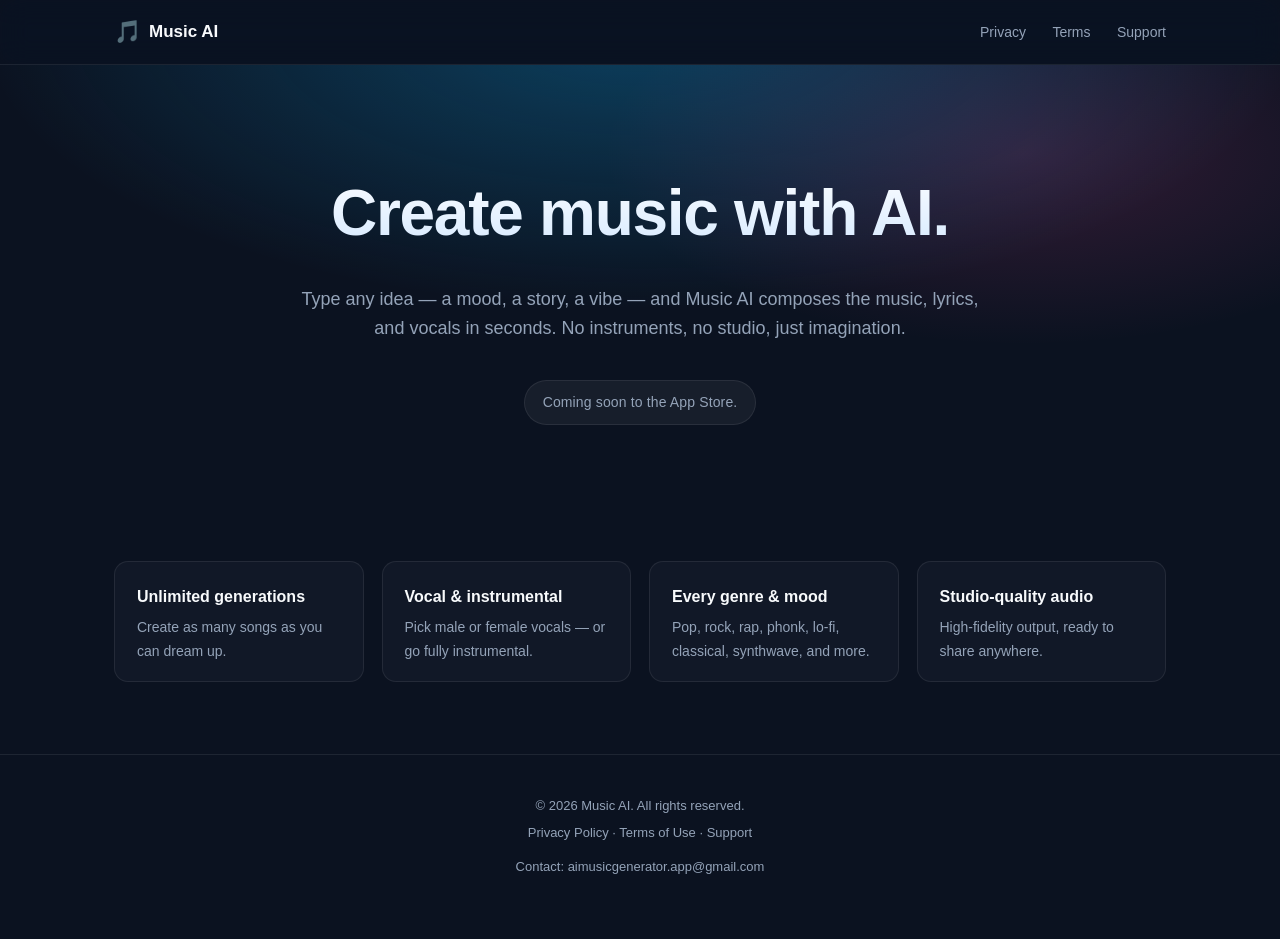
<file: index.html>
<!DOCTYPE html>
<html lang="en">
<head>
    <meta charset="UTF-8">
    <meta name="viewport" content="width=device-width, initial-scale=1.0">
    <title>Music AI — AI Music Generator</title>
    <meta name="description" content="Music AI turns any idea into a full song in under a minute. AI composes the music, lyrics, and vocals — no instruments, no studio, just imagination.">
    <meta name="keywords" content="AI music generator, AI song maker, music AI app, AI lyrics, music creator">
    <link rel="canonical" href="https://alperenciftlikci.github.io/music/">

    <meta property="og:title" content="Music AI — AI Music Generator">
    <meta property="og:description" content="Turn any idea into a full song in under a minute with AI.">
    <meta property="og:type" content="website">
    <meta property="og:url" content="https://alperenciftlikci.github.io/music/">

    <link rel="icon" type="image/svg+xml" href="data:image/svg+xml,<svg xmlns='http://www.w3.org/2000/svg' viewBox='0 0 100 100'><text y='.9em' font-size='90'>🎵</text></svg>">
    <link rel="stylesheet" href="style.css">
</head>
<body>
    <nav>
        <div class="container nav-inner">
            <a href="index.html" class="brand">
                <span class="brand-mark">🎵</span>
                <span>Music AI</span>
            </a>
            <div class="nav-links">
                <a href="privacy.html">Privacy</a>
                <a href="terms.html">Terms</a>
                <a href="support.html">Support</a>
            </div>
        </div>
    </nav>

    <header class="hero">
        <div class="container">
            <h1>Create music with AI.</h1>
            <p class="lede">Type any idea — a mood, a story, a vibe — and Music AI composes the music, lyrics, and vocals in seconds. No instruments, no studio, just imagination.</p>
            <p class="coming-soon">Coming soon to the App Store.</p>
        </div>
    </header>

    <section class="features">
        <div class="container">
            <div class="feature">
                <h3>Unlimited generations</h3>
                <p>Create as many songs as you can dream up.</p>
            </div>
            <div class="feature">
                <h3>Vocal &amp; instrumental</h3>
                <p>Pick male or female vocals — or go fully instrumental.</p>
            </div>
            <div class="feature">
                <h3>Every genre &amp; mood</h3>
                <p>Pop, rock, rap, phonk, lo-fi, classical, synthwave, and more.</p>
            </div>
            <div class="feature">
                <h3>Studio-quality audio</h3>
                <p>High-fidelity output, ready to share anywhere.</p>
            </div>
        </div>
    </section>

    <footer>
        <div class="container">
            <p>© <span id="year"></span> Music AI. All rights reserved.</p>
            <p>
                <a href="privacy.html">Privacy Policy</a> ·
                <a href="terms.html">Terms of Use</a> ·
                <a href="support.html">Support</a>
            </p>
            <p class="contact">Contact: <a href="mailto:aimusicgenerator.app@gmail.com">aimusicgenerator.app@gmail.com</a></p>
        </div>
    </footer>

    <script>document.getElementById('year').textContent = new Date().getFullYear();</script>
</body>
</html>
</file>
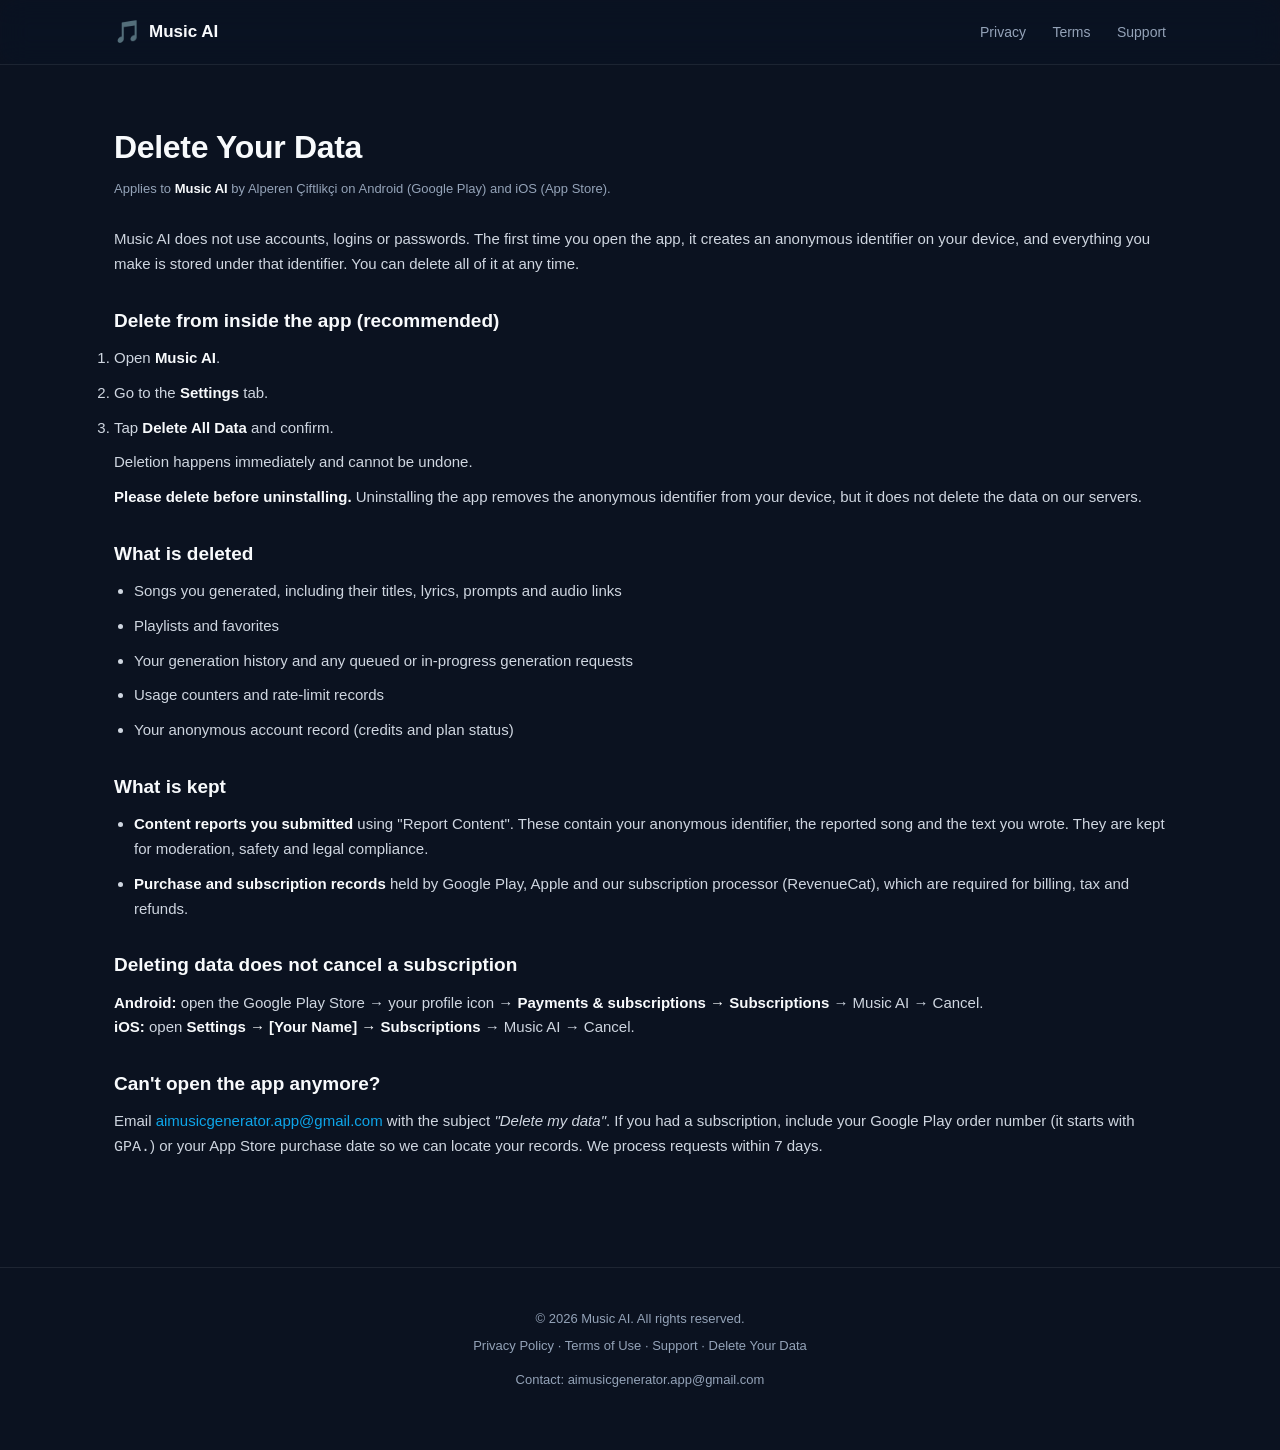
<file: delete-data.html>
<!DOCTYPE html>
<html lang="en">
<head>
    <meta charset="UTF-8">
    <meta name="viewport" content="width=device-width, initial-scale=1.0">
    <title>Delete Your Data — Music AI</title>
    <meta name="description" content="How to delete the data Music AI stores about you, what is deleted and what is kept.">
    <link rel="canonical" href="https://alperenciftlikci.github.io/music/delete-data.html">
    <link rel="icon" type="image/svg+xml" href="data:image/svg+xml,<svg xmlns='http://www.w3.org/2000/svg' viewBox='0 0 100 100'><text y='.9em' font-size='90'>🎵</text></svg>">
    <link rel="stylesheet" href="style.css">
</head>
<body>
    <nav>
        <div class="container nav-inner">
            <a href="index.html" class="brand"><span class="brand-mark">🎵</span><span>Music AI</span></a>
            <div class="nav-links">
                <a href="privacy.html">Privacy</a>
                <a href="terms.html">Terms</a>
                <a href="support.html">Support</a>
            </div>
        </div>
    </nav>

    <main class="doc">
        <div class="container">
            <h1>Delete Your Data</h1>
            <p class="updated">Applies to <strong>Music AI</strong> by Alperen Çiftlikçi on Android (Google Play) and iOS (App Store).</p>

            <p>
                Music AI does not use accounts, logins or passwords. The first time you open the app,
                it creates an anonymous identifier on your device, and everything you make is stored
                under that identifier. You can delete all of it at any time.
            </p>

            <h2>Delete from inside the app (recommended)</h2>
            <ol>
                <li>Open <strong>Music AI</strong>.</li>
                <li>Go to the <strong>Settings</strong> tab.</li>
                <li>Tap <strong>Delete All Data</strong> and confirm.</li>
            </ol>
            <p>Deletion happens immediately and cannot be undone.</p>

            <p>
                <strong>Please delete before uninstalling.</strong> Uninstalling the app removes the
                anonymous identifier from your device, but it does not delete the data on our servers.
            </p>

            <h2>What is deleted</h2>
            <ul>
                <li>Songs you generated, including their titles, lyrics, prompts and audio links</li>
                <li>Playlists and favorites</li>
                <li>Your generation history and any queued or in-progress generation requests</li>
                <li>Usage counters and rate-limit records</li>
                <li>Your anonymous account record (credits and plan status)</li>
            </ul>

            <h2>What is kept</h2>
            <ul>
                <li>
                    <strong>Content reports you submitted</strong> using "Report Content". These contain
                    your anonymous identifier, the reported song and the text you wrote. They are kept for
                    moderation, safety and legal compliance.
                </li>
                <li>
                    <strong>Purchase and subscription records</strong> held by Google Play, Apple and our
                    subscription processor (RevenueCat), which are required for billing, tax and refunds.
                </li>
            </ul>

            <h2>Deleting data does not cancel a subscription</h2>
            <p>
                <strong>Android:</strong> open the Google Play Store → your profile icon →
                <strong>Payments &amp; subscriptions → Subscriptions</strong> → Music AI → Cancel.<br>
                <strong>iOS:</strong> open <strong>Settings → [Your Name] → Subscriptions</strong> →
                Music AI → Cancel.
            </p>

            <h2>Can't open the app anymore?</h2>
            <p>
                Email <a href="mailto:aimusicgenerator.app@gmail.com?subject=Delete%20my%20data">aimusicgenerator.app@gmail.com</a>
                with the subject <em>"Delete my data"</em>. If you had a subscription, include your
                Google Play order number (it starts with <code>GPA.</code>) or your App Store purchase date
                so we can locate your records. We process requests within 7 days.
            </p>
        </div>
    </main>

    <footer>
        <div class="container">
            <p>© <span id="year"></span> Music AI. All rights reserved.</p>
            <p>
                <a href="privacy.html">Privacy Policy</a> ·
                <a href="terms.html">Terms of Use</a> ·
                <a href="support.html">Support</a> ·
                <a href="delete-data.html">Delete Your Data</a>
            </p>
            <p class="contact">Contact: <a href="mailto:aimusicgenerator.app@gmail.com">aimusicgenerator.app@gmail.com</a></p>
        </div>
    </footer>
    <script>document.getElementById('year').textContent = new Date().getFullYear();</script>
</body>
</html>
</file>
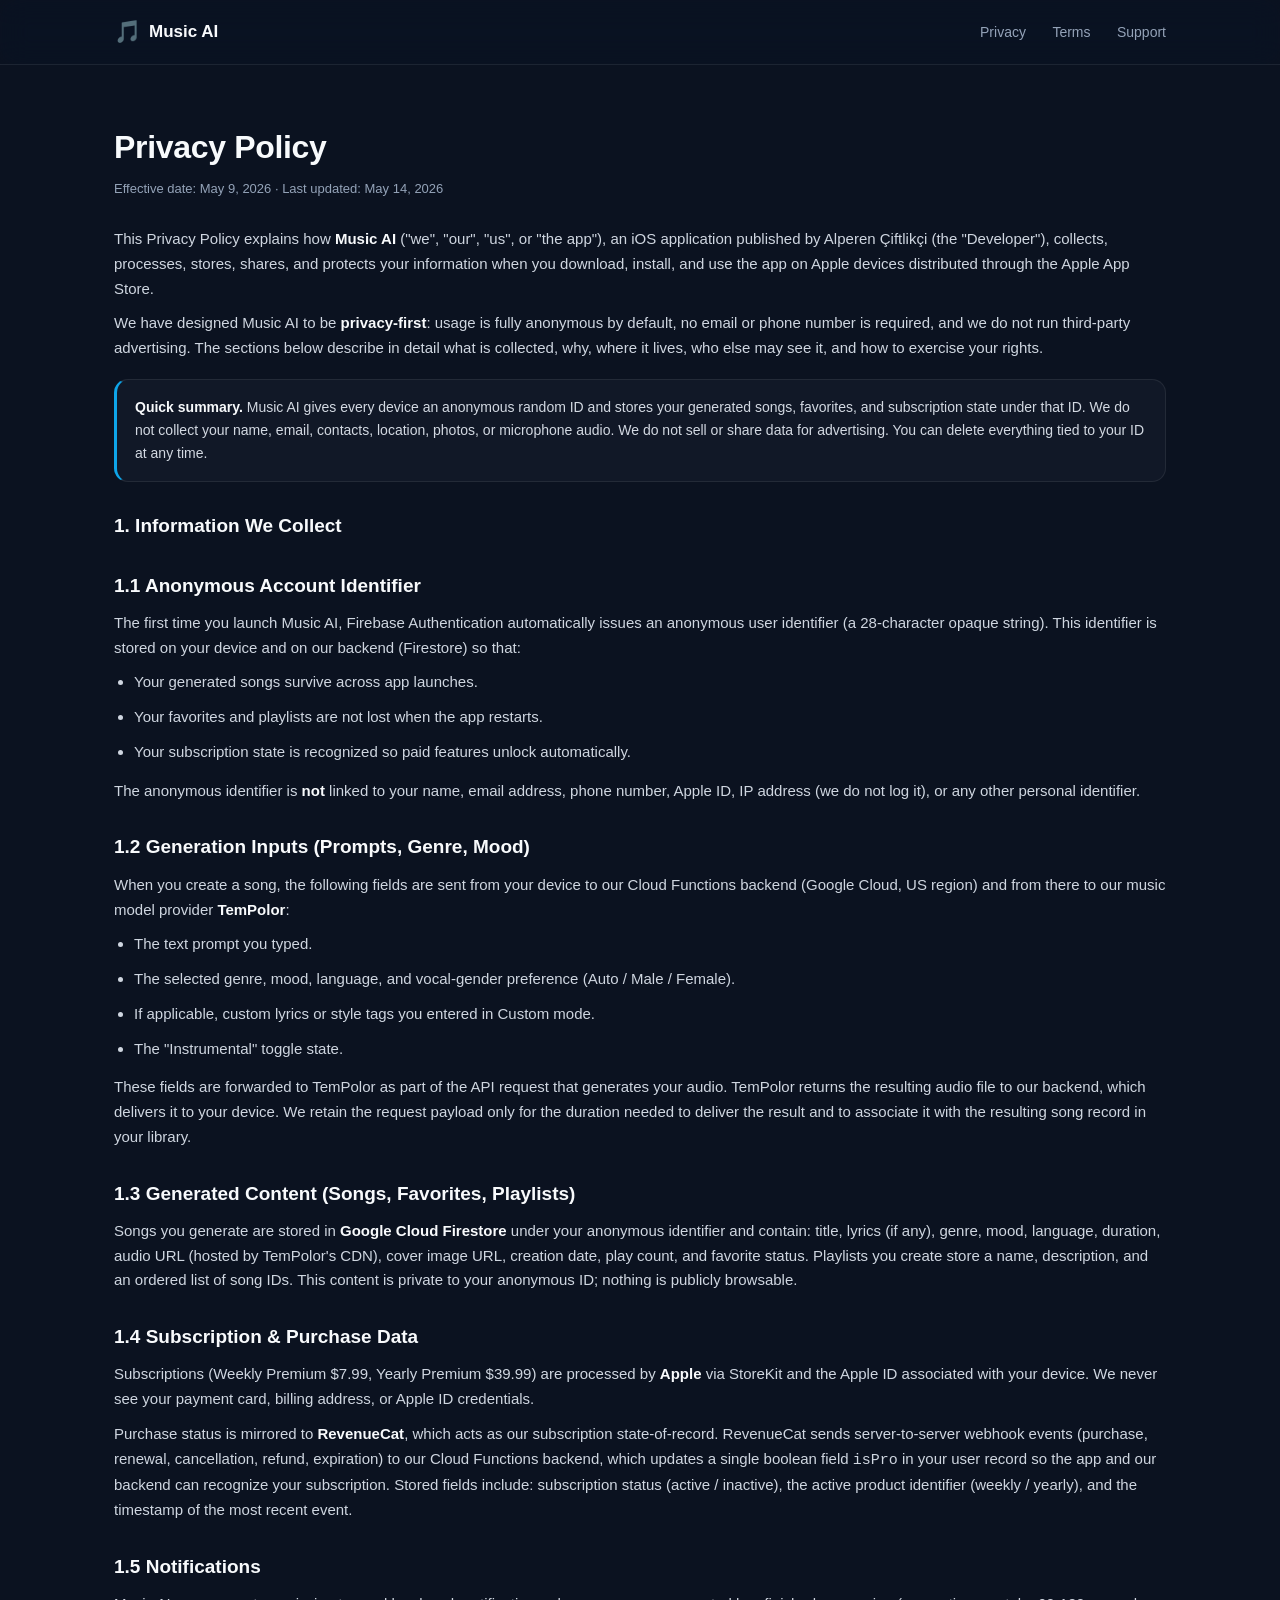
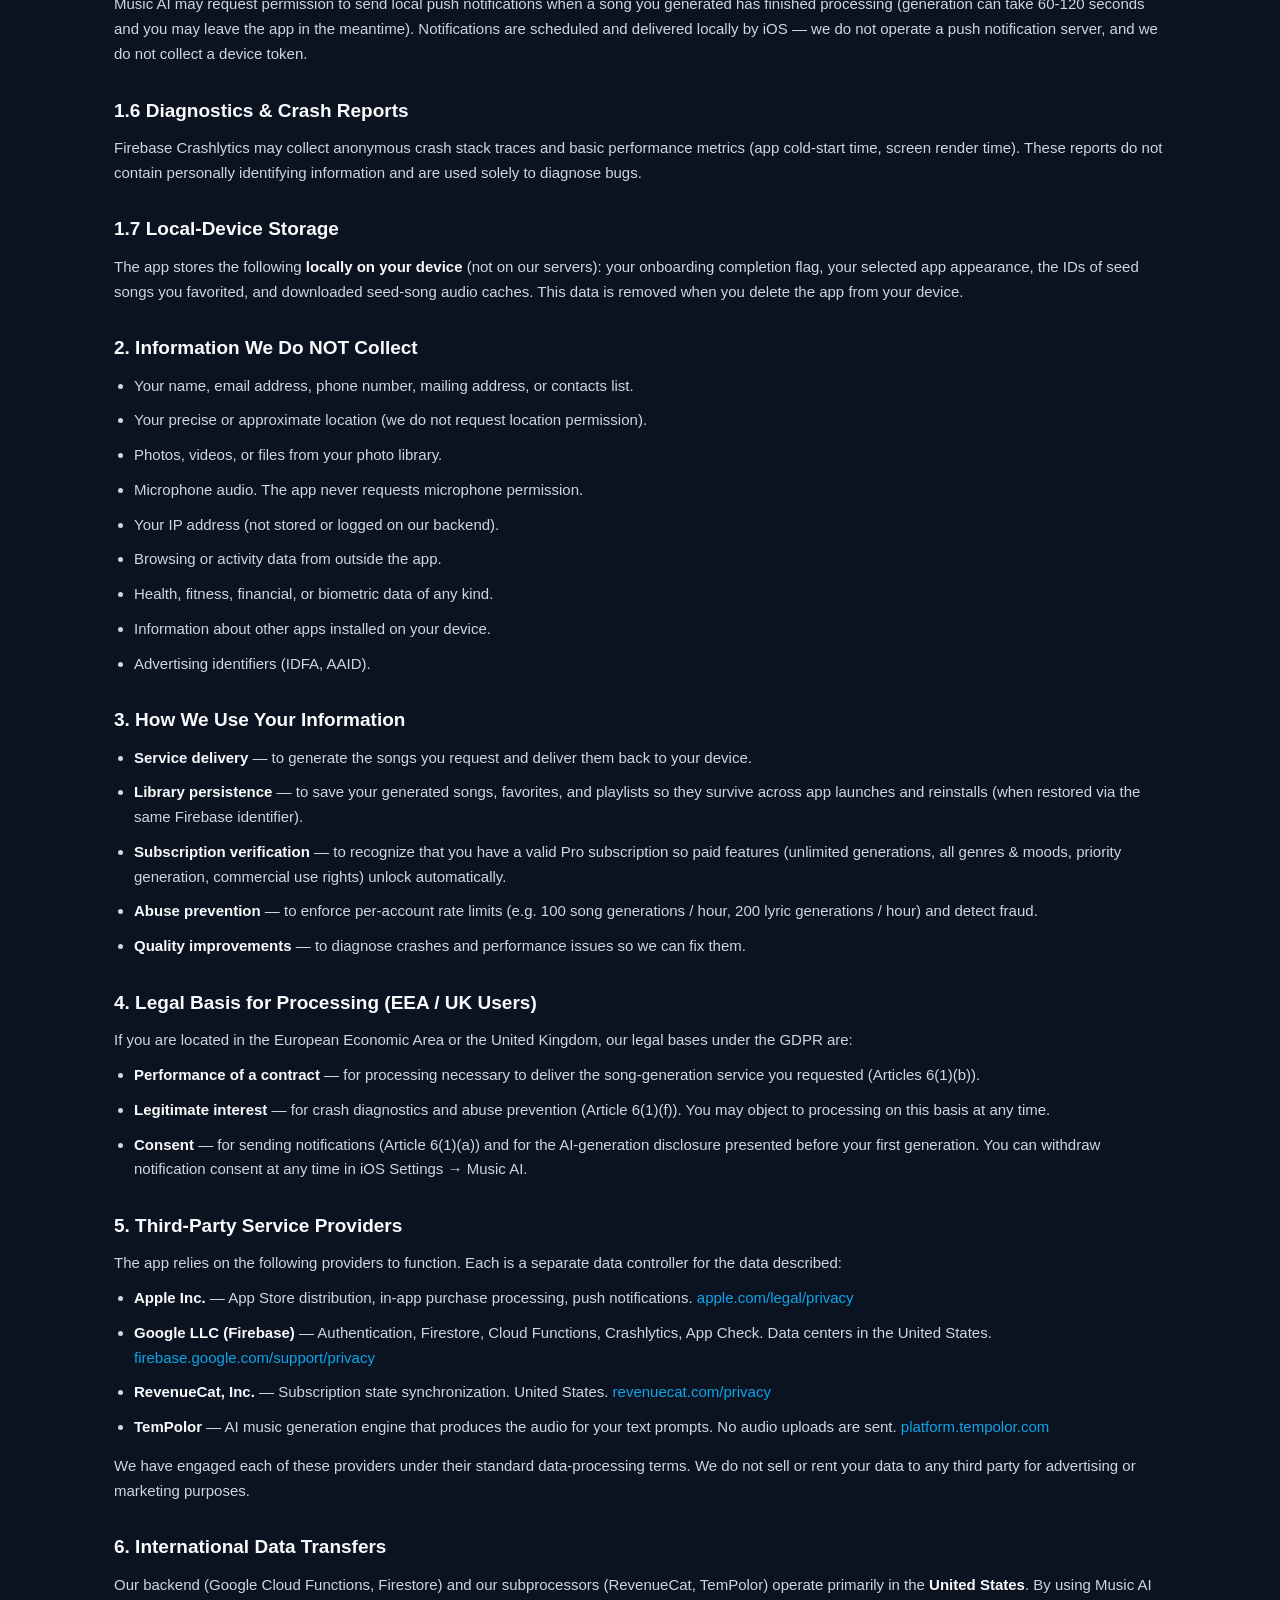
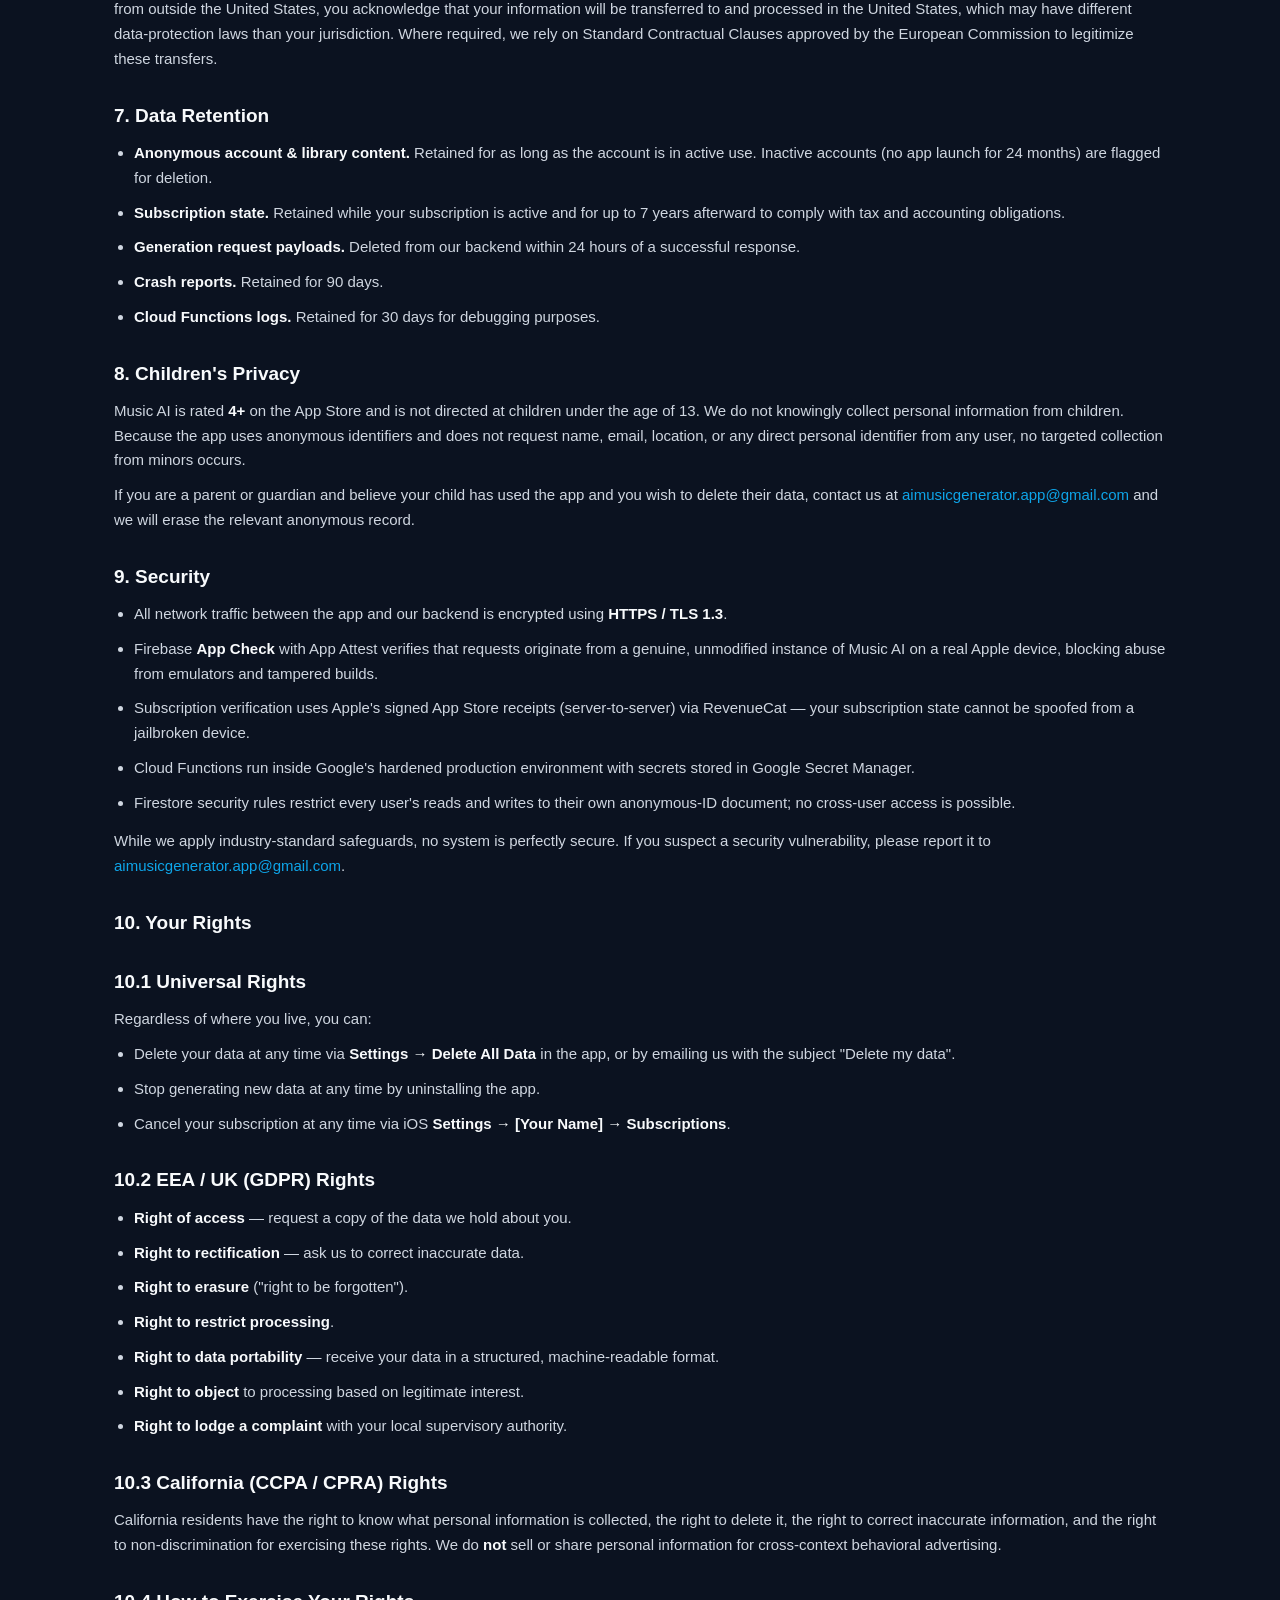
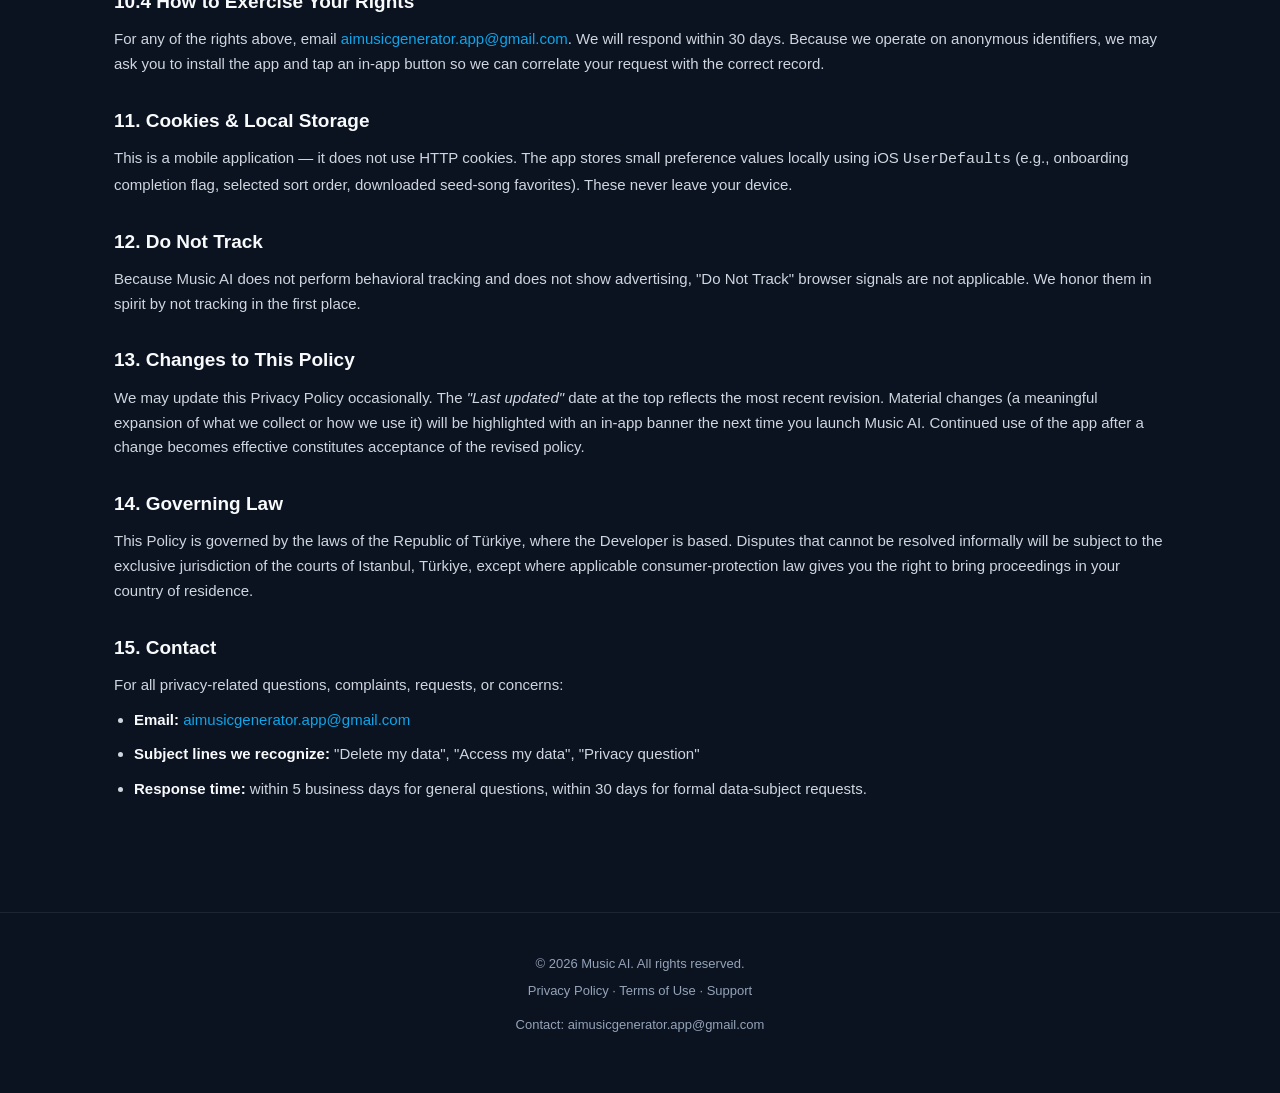
<file: privacy.html>
<!DOCTYPE html>
<html lang="en">
<head>
    <meta charset="UTF-8">
    <meta name="viewport" content="width=device-width, initial-scale=1.0">
    <title>Privacy Policy — Music AI</title>
    <meta name="description" content="Privacy Policy for Music AI — what data we collect, how we use it, and your rights.">
    <link rel="canonical" href="https://alperenciftlikci.github.io/music/privacy.html">
    <link rel="icon" type="image/svg+xml" href="data:image/svg+xml,<svg xmlns='http://www.w3.org/2000/svg' viewBox='0 0 100 100'><text y='.9em' font-size='90'>🎵</text></svg>">
    <link rel="stylesheet" href="style.css">
</head>
<body>
    <nav>
        <div class="container nav-inner">
            <a href="index.html" class="brand"><span class="brand-mark">🎵</span><span>Music AI</span></a>
            <div class="nav-links">
                <a href="privacy.html">Privacy</a>
                <a href="terms.html">Terms</a>
                <a href="support.html">Support</a>
            </div>
        </div>
    </nav>

    <main class="doc">
        <div class="container">
            <h1>Privacy Policy</h1>
            <p class="updated">Effective date: May 9, 2026 · Last updated: May 14, 2026</p>

            <p>This Privacy Policy explains how <strong>Music AI</strong> ("we", "our", "us", or "the app"), an iOS application published by Alperen Çiftlikçi (the "Developer"), collects, processes, stores, shares, and protects your information when you download, install, and use the app on Apple devices distributed through the Apple App Store.</p>

            <p>We have designed Music AI to be <strong>privacy-first</strong>: usage is fully anonymous by default, no email or phone number is required, and we do not run third-party advertising. The sections below describe in detail what is collected, why, where it lives, who else may see it, and how to exercise your rights.</p>

            <div class="callout">
                <strong>Quick summary.</strong> Music AI gives every device an anonymous random ID and stores your generated songs, favorites, and subscription state under that ID. We do not collect your name, email, contacts, location, photos, or microphone audio. We do not sell or share data for advertising. You can delete everything tied to your ID at any time.
            </div>

            <h2>1. Information We Collect</h2>

            <h2>1.1 Anonymous Account Identifier</h2>
            <p>The first time you launch Music AI, Firebase Authentication automatically issues an anonymous user identifier (a 28-character opaque string). This identifier is stored on your device and on our backend (Firestore) so that:</p>
            <ul>
                <li>Your generated songs survive across app launches.</li>
                <li>Your favorites and playlists are not lost when the app restarts.</li>
                <li>Your subscription state is recognized so paid features unlock automatically.</li>
            </ul>
            <p>The anonymous identifier is <strong>not</strong> linked to your name, email address, phone number, Apple ID, IP address (we do not log it), or any other personal identifier.</p>

            <h2>1.2 Generation Inputs (Prompts, Genre, Mood)</h2>
            <p>When you create a song, the following fields are sent from your device to our Cloud Functions backend (Google Cloud, US region) and from there to our music model provider <strong>TemPolor</strong>:</p>
            <ul>
                <li>The text prompt you typed.</li>
                <li>The selected genre, mood, language, and vocal-gender preference (Auto / Male / Female).</li>
                <li>If applicable, custom lyrics or style tags you entered in Custom mode.</li>
                <li>The "Instrumental" toggle state.</li>
            </ul>
            <p>These fields are forwarded to TemPolor as part of the API request that generates your audio. TemPolor returns the resulting audio file to our backend, which delivers it to your device. We retain the request payload only for the duration needed to deliver the result and to associate it with the resulting song record in your library.</p>

            <h2>1.3 Generated Content (Songs, Favorites, Playlists)</h2>
            <p>Songs you generate are stored in <strong>Google Cloud Firestore</strong> under your anonymous identifier and contain: title, lyrics (if any), genre, mood, language, duration, audio URL (hosted by TemPolor's CDN), cover image URL, creation date, play count, and favorite status. Playlists you create store a name, description, and an ordered list of song IDs. This content is private to your anonymous ID; nothing is publicly browsable.</p>

            <h2>1.4 Subscription &amp; Purchase Data</h2>
            <p>Subscriptions (Weekly Premium $7.99, Yearly Premium $39.99) are processed by <strong>Apple</strong> via StoreKit and the Apple ID associated with your device. We never see your payment card, billing address, or Apple ID credentials.</p>
            <p>Purchase status is mirrored to <strong>RevenueCat</strong>, which acts as our subscription state-of-record. RevenueCat sends server-to-server webhook events (purchase, renewal, cancellation, refund, expiration) to our Cloud Functions backend, which updates a single boolean field <code>isPro</code> in your user record so the app and our backend can recognize your subscription. Stored fields include: subscription status (active / inactive), the active product identifier (weekly / yearly), and the timestamp of the most recent event.</p>

            <h2>1.5 Notifications</h2>
            <p>Music AI may request permission to send local push notifications when a song you generated has finished processing (generation can take 60-120 seconds and you may leave the app in the meantime). Notifications are scheduled and delivered locally by iOS — we do not operate a push notification server, and we do not collect a device token.</p>

            <h2>1.6 Diagnostics &amp; Crash Reports</h2>
            <p>Firebase Crashlytics may collect anonymous crash stack traces and basic performance metrics (app cold-start time, screen render time). These reports do not contain personally identifying information and are used solely to diagnose bugs.</p>

            <h2>1.7 Local-Device Storage</h2>
            <p>The app stores the following <strong>locally on your device</strong> (not on our servers): your onboarding completion flag, your selected app appearance, the IDs of seed songs you favorited, and downloaded seed-song audio caches. This data is removed when you delete the app from your device.</p>

            <h2>2. Information We Do NOT Collect</h2>
            <ul>
                <li>Your name, email address, phone number, mailing address, or contacts list.</li>
                <li>Your precise or approximate location (we do not request location permission).</li>
                <li>Photos, videos, or files from your photo library.</li>
                <li>Microphone audio. The app never requests microphone permission.</li>
                <li>Your IP address (not stored or logged on our backend).</li>
                <li>Browsing or activity data from outside the app.</li>
                <li>Health, fitness, financial, or biometric data of any kind.</li>
                <li>Information about other apps installed on your device.</li>
                <li>Advertising identifiers (IDFA, AAID).</li>
            </ul>

            <h2>3. How We Use Your Information</h2>
            <ul>
                <li><strong>Service delivery</strong> — to generate the songs you request and deliver them back to your device.</li>
                <li><strong>Library persistence</strong> — to save your generated songs, favorites, and playlists so they survive across app launches and reinstalls (when restored via the same Firebase identifier).</li>
                <li><strong>Subscription verification</strong> — to recognize that you have a valid Pro subscription so paid features (unlimited generations, all genres &amp; moods, priority generation, commercial use rights) unlock automatically.</li>
                <li><strong>Abuse prevention</strong> — to enforce per-account rate limits (e.g. 100 song generations / hour, 200 lyric generations / hour) and detect fraud.</li>
                <li><strong>Quality improvements</strong> — to diagnose crashes and performance issues so we can fix them.</li>
            </ul>

            <h2>4. Legal Basis for Processing (EEA / UK Users)</h2>
            <p>If you are located in the European Economic Area or the United Kingdom, our legal bases under the GDPR are:</p>
            <ul>
                <li><strong>Performance of a contract</strong> — for processing necessary to deliver the song-generation service you requested (Articles 6(1)(b)).</li>
                <li><strong>Legitimate interest</strong> — for crash diagnostics and abuse prevention (Article 6(1)(f)). You may object to processing on this basis at any time.</li>
                <li><strong>Consent</strong> — for sending notifications (Article 6(1)(a)) and for the AI-generation disclosure presented before your first generation. You can withdraw notification consent at any time in iOS Settings → Music AI.</li>
            </ul>

            <h2>5. Third-Party Service Providers</h2>
            <p>The app relies on the following providers to function. Each is a separate data controller for the data described:</p>
            <ul>
                <li><strong>Apple Inc.</strong> — App Store distribution, in-app purchase processing, push notifications. <a href="https://www.apple.com/legal/privacy/" target="_blank" rel="noopener">apple.com/legal/privacy</a></li>
                <li><strong>Google LLC (Firebase)</strong> — Authentication, Firestore, Cloud Functions, Crashlytics, App Check. Data centers in the United States. <a href="https://firebase.google.com/support/privacy" target="_blank" rel="noopener">firebase.google.com/support/privacy</a></li>
                <li><strong>RevenueCat, Inc.</strong> — Subscription state synchronization. United States. <a href="https://www.revenuecat.com/privacy" target="_blank" rel="noopener">revenuecat.com/privacy</a></li>
                <li><strong>TemPolor</strong> — AI music generation engine that produces the audio for your text prompts. No audio uploads are sent. <a href="https://platform.tempolor.com" target="_blank" rel="noopener">platform.tempolor.com</a></li>
            </ul>
            <p>We have engaged each of these providers under their standard data-processing terms. We do not sell or rent your data to any third party for advertising or marketing purposes.</p>

            <h2>6. International Data Transfers</h2>
            <p>Our backend (Google Cloud Functions, Firestore) and our subprocessors (RevenueCat, TemPolor) operate primarily in the <strong>United States</strong>. By using Music AI from outside the United States, you acknowledge that your information will be transferred to and processed in the United States, which may have different data-protection laws than your jurisdiction. Where required, we rely on Standard Contractual Clauses approved by the European Commission to legitimize these transfers.</p>

            <h2>7. Data Retention</h2>
            <ul>
                <li><strong>Anonymous account &amp; library content.</strong> Retained for as long as the account is in active use. Inactive accounts (no app launch for 24 months) are flagged for deletion.</li>
                <li><strong>Subscription state.</strong> Retained while your subscription is active and for up to 7 years afterward to comply with tax and accounting obligations.</li>
                <li><strong>Generation request payloads.</strong> Deleted from our backend within 24 hours of a successful response.</li>
                <li><strong>Crash reports.</strong> Retained for 90 days.</li>
                <li><strong>Cloud Functions logs.</strong> Retained for 30 days for debugging purposes.</li>
            </ul>

            <h2>8. Children's Privacy</h2>
            <p>Music AI is rated <strong>4+</strong> on the App Store and is not directed at children under the age of 13. We do not knowingly collect personal information from children. Because the app uses anonymous identifiers and does not request name, email, location, or any direct personal identifier from any user, no targeted collection from minors occurs.</p>
            <p>If you are a parent or guardian and believe your child has used the app and you wish to delete their data, contact us at <a href="mailto:aimusicgenerator.app@gmail.com">aimusicgenerator.app@gmail.com</a> and we will erase the relevant anonymous record.</p>

            <h2>9. Security</h2>
            <ul>
                <li>All network traffic between the app and our backend is encrypted using <strong>HTTPS / TLS 1.3</strong>.</li>
                <li>Firebase <strong>App Check</strong> with App Attest verifies that requests originate from a genuine, unmodified instance of Music AI on a real Apple device, blocking abuse from emulators and tampered builds.</li>
                <li>Subscription verification uses Apple's signed App Store receipts (server-to-server) via RevenueCat — your subscription state cannot be spoofed from a jailbroken device.</li>
                <li>Cloud Functions run inside Google's hardened production environment with secrets stored in Google Secret Manager.</li>
                <li>Firestore security rules restrict every user's reads and writes to their own anonymous-ID document; no cross-user access is possible.</li>
            </ul>
            <p>While we apply industry-standard safeguards, no system is perfectly secure. If you suspect a security vulnerability, please report it to <a href="mailto:aimusicgenerator.app@gmail.com">aimusicgenerator.app@gmail.com</a>.</p>

            <h2>10. Your Rights</h2>

            <h2>10.1 Universal Rights</h2>
            <p>Regardless of where you live, you can:</p>
            <ul>
                <li>Delete your data at any time via <strong>Settings → Delete All Data</strong> in the app, or by emailing us with the subject "Delete my data".</li>
                <li>Stop generating new data at any time by uninstalling the app.</li>
                <li>Cancel your subscription at any time via iOS <strong>Settings → [Your Name] → Subscriptions</strong>.</li>
            </ul>

            <h2>10.2 EEA / UK (GDPR) Rights</h2>
            <ul>
                <li><strong>Right of access</strong> — request a copy of the data we hold about you.</li>
                <li><strong>Right to rectification</strong> — ask us to correct inaccurate data.</li>
                <li><strong>Right to erasure</strong> ("right to be forgotten").</li>
                <li><strong>Right to restrict processing</strong>.</li>
                <li><strong>Right to data portability</strong> — receive your data in a structured, machine-readable format.</li>
                <li><strong>Right to object</strong> to processing based on legitimate interest.</li>
                <li><strong>Right to lodge a complaint</strong> with your local supervisory authority.</li>
            </ul>

            <h2>10.3 California (CCPA / CPRA) Rights</h2>
            <p>California residents have the right to know what personal information is collected, the right to delete it, the right to correct inaccurate information, and the right to non-discrimination for exercising these rights. We do <strong>not</strong> sell or share personal information for cross-context behavioral advertising.</p>

            <h2>10.4 How to Exercise Your Rights</h2>
            <p>For any of the rights above, email <a href="mailto:aimusicgenerator.app@gmail.com">aimusicgenerator.app@gmail.com</a>. We will respond within 30 days. Because we operate on anonymous identifiers, we may ask you to install the app and tap an in-app button so we can correlate your request with the correct record.</p>

            <h2>11. Cookies &amp; Local Storage</h2>
            <p>This is a mobile application — it does not use HTTP cookies. The app stores small preference values locally using iOS <code>UserDefaults</code> (e.g., onboarding completion flag, selected sort order, downloaded seed-song favorites). These never leave your device.</p>

            <h2>12. Do Not Track</h2>
            <p>Because Music AI does not perform behavioral tracking and does not show advertising, "Do Not Track" browser signals are not applicable. We honor them in spirit by not tracking in the first place.</p>

            <h2>13. Changes to This Policy</h2>
            <p>We may update this Privacy Policy occasionally. The <em>"Last updated"</em> date at the top reflects the most recent revision. Material changes (a meaningful expansion of what we collect or how we use it) will be highlighted with an in-app banner the next time you launch Music AI. Continued use of the app after a change becomes effective constitutes acceptance of the revised policy.</p>

            <h2>14. Governing Law</h2>
            <p>This Policy is governed by the laws of the Republic of Türkiye, where the Developer is based. Disputes that cannot be resolved informally will be subject to the exclusive jurisdiction of the courts of Istanbul, Türkiye, except where applicable consumer-protection law gives you the right to bring proceedings in your country of residence.</p>

            <h2>15. Contact</h2>
            <p>For all privacy-related questions, complaints, requests, or concerns:</p>
            <ul>
                <li><strong>Email:</strong> <a href="mailto:aimusicgenerator.app@gmail.com">aimusicgenerator.app@gmail.com</a></li>
                <li><strong>Subject lines we recognize:</strong> "Delete my data", "Access my data", "Privacy question"</li>
                <li><strong>Response time:</strong> within 5 business days for general questions, within 30 days for formal data-subject requests.</li>
            </ul>
        </div>
    </main>

    <footer>
        <div class="container">
            <p>© <span id="year"></span> Music AI. All rights reserved.</p>
            <p>
                <a href="privacy.html">Privacy Policy</a> ·
                <a href="terms.html">Terms of Use</a> ·
                <a href="support.html">Support</a>
            </p>
            <p class="contact">Contact: <a href="mailto:aimusicgenerator.app@gmail.com">aimusicgenerator.app@gmail.com</a></p>
        </div>
    </footer>
    <script>document.getElementById('year').textContent = new Date().getFullYear();</script>
</body>
</html>
</file>
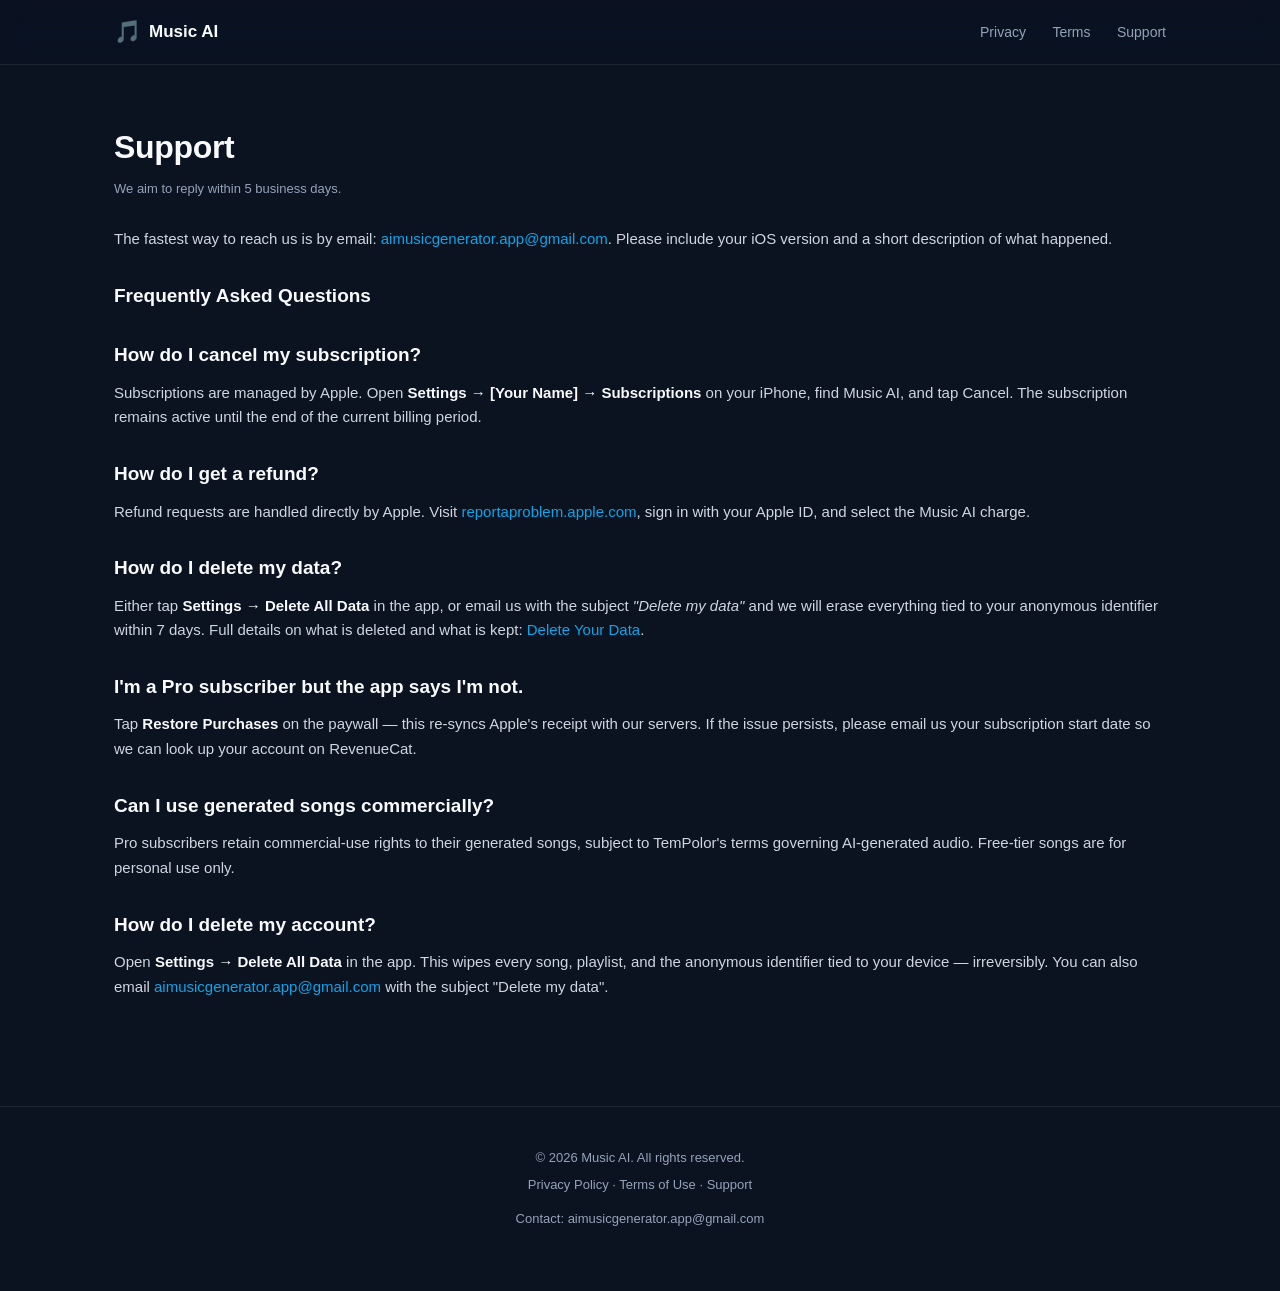
<file: support.html>
<!DOCTYPE html>
<html lang="en">
<head>
    <meta charset="UTF-8">
    <meta name="viewport" content="width=device-width, initial-scale=1.0">
    <title>Support — Music AI</title>
    <meta name="description" content="Get help with Music AI — contact, FAQ, and troubleshooting.">
    <link rel="canonical" href="https://alperenciftlikci.github.io/music/support.html">
    <link rel="icon" type="image/svg+xml" href="data:image/svg+xml,<svg xmlns='http://www.w3.org/2000/svg' viewBox='0 0 100 100'><text y='.9em' font-size='90'>🎵</text></svg>">
    <link rel="stylesheet" href="style.css">
</head>
<body>
    <nav>
        <div class="container nav-inner">
            <a href="index.html" class="brand"><span class="brand-mark">🎵</span><span>Music AI</span></a>
            <div class="nav-links">
                <a href="privacy.html">Privacy</a>
                <a href="terms.html">Terms</a>
                <a href="support.html">Support</a>
            </div>
        </div>
    </nav>

    <main class="doc">
        <div class="container">
            <h1>Support</h1>
            <p class="updated">We aim to reply within 5 business days.</p>

            <p>
                The fastest way to reach us is by email:
                <a href="mailto:aimusicgenerator.app@gmail.com?subject=Music%20AI%20support">aimusicgenerator.app@gmail.com</a>.
                Please include your iOS version and a short description of what happened.
            </p>

            <h2>Frequently Asked Questions</h2>

            <h2>How do I cancel my subscription?</h2>
            <p>Subscriptions are managed by Apple. Open <strong>Settings → [Your Name] → Subscriptions</strong> on your iPhone, find Music AI, and tap Cancel. The subscription remains active until the end of the current billing period.</p>

            <h2>How do I get a refund?</h2>
            <p>Refund requests are handled directly by Apple. Visit <a href="https://reportaproblem.apple.com" target="_blank" rel="noopener">reportaproblem.apple.com</a>, sign in with your Apple ID, and select the Music AI charge.</p>

            <h2>How do I delete my data?</h2>
            <p>Either tap <strong>Settings → Delete All Data</strong> in the app, or email us with the subject <em>"Delete my data"</em> and we will erase everything tied to your anonymous identifier within 7 days. Full details on what is deleted and what is kept: <a href="delete-data.html">Delete Your Data</a>.</p>

            <h2>I'm a Pro subscriber but the app says I'm not.</h2>
            <p>Tap <strong>Restore Purchases</strong> on the paywall — this re-syncs Apple's receipt with our servers. If the issue persists, please email us your subscription start date so we can look up your account on RevenueCat.</p>

            <h2>Can I use generated songs commercially?</h2>
            <p>Pro subscribers retain commercial-use rights to their generated songs, subject to TemPolor's terms governing AI-generated audio. Free-tier songs are for personal use only.</p>

            <h2>How do I delete my account?</h2>
            <p>Open <strong>Settings → Delete All Data</strong> in the app. This wipes every song, playlist, and the anonymous identifier tied to your device — irreversibly. You can also email <a href="mailto:aimusicgenerator.app@gmail.com">aimusicgenerator.app@gmail.com</a> with the subject "Delete my data".</p>
        </div>
    </main>

    <footer>
        <div class="container">
            <p>© <span id="year"></span> Music AI. All rights reserved.</p>
            <p>
                <a href="privacy.html">Privacy Policy</a> ·
                <a href="terms.html">Terms of Use</a> ·
                <a href="support.html">Support</a>
            </p>
            <p class="contact">Contact: <a href="mailto:aimusicgenerator.app@gmail.com">aimusicgenerator.app@gmail.com</a></p>
        </div>
    </footer>
    <script>document.getElementById('year').textContent = new Date().getFullYear();</script>
</body>
</html>
</file>
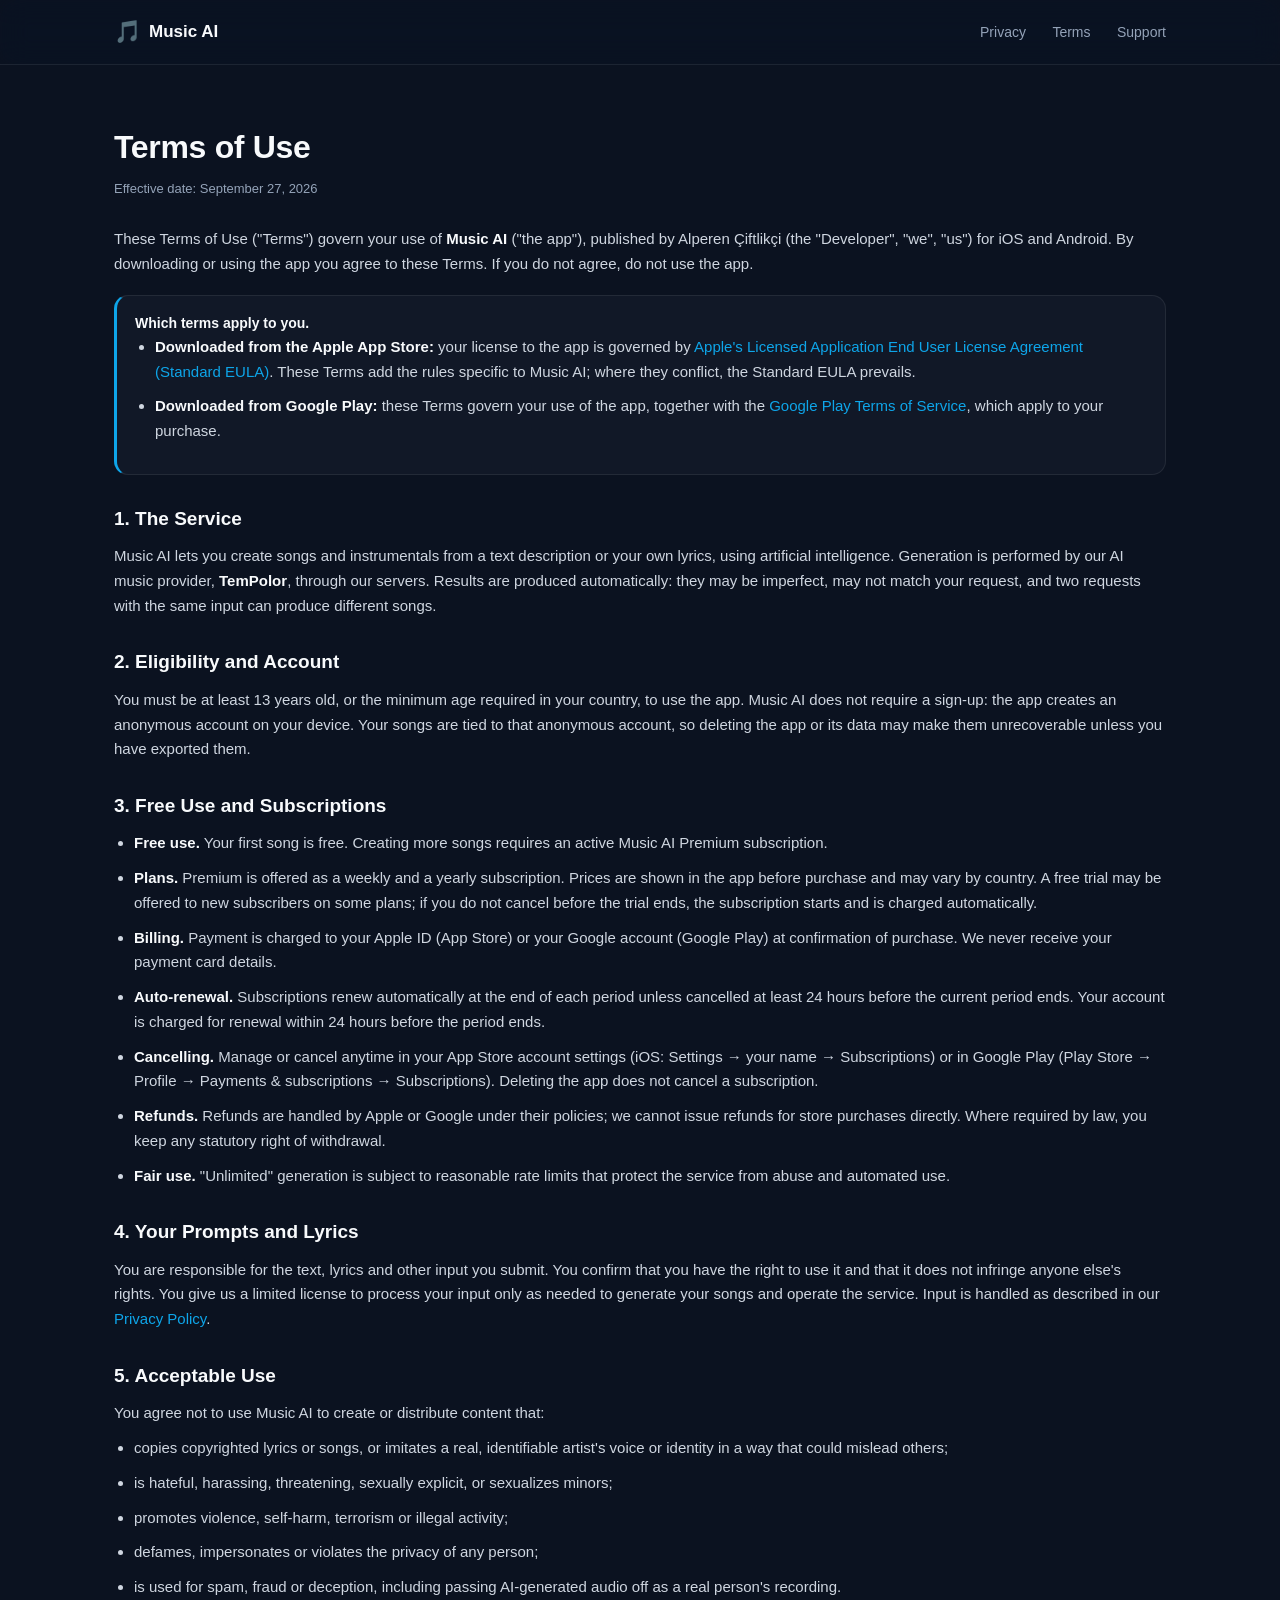
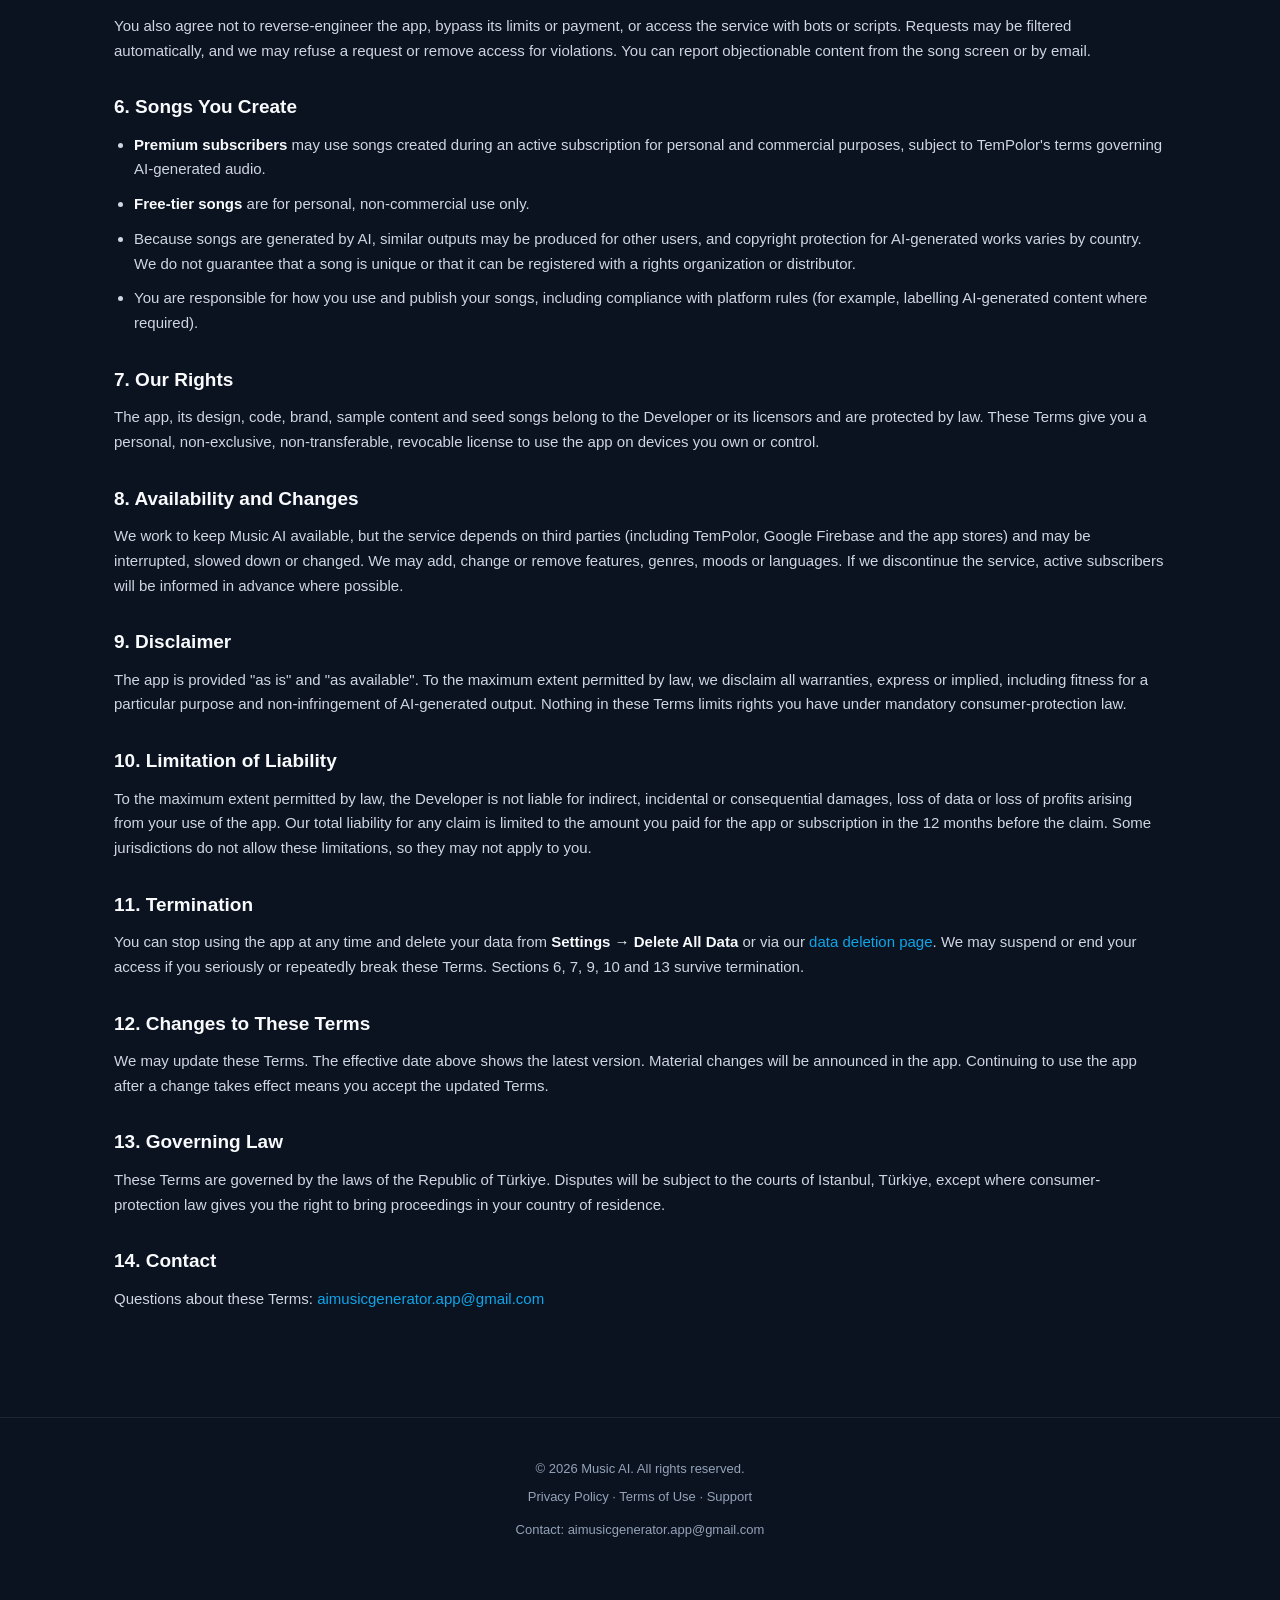
<file: terms-android.html>
<!DOCTYPE html>
<html lang="en">
<head>
    <meta charset="UTF-8">
    <meta name="viewport" content="width=device-width, initial-scale=1.0">
    <title>Terms of Use (Android) — Music AI</title>
    <meta name="description" content="Terms of Use for Music AI on iOS and Android — subscriptions, AI-generated songs, acceptable use and your rights.">
    <link rel="canonical" href="https://alperenciftlikci.github.io/music/terms-android.html">
    <link rel="icon" type="image/svg+xml" href="data:image/svg+xml,<svg xmlns='http://www.w3.org/2000/svg' viewBox='0 0 100 100'><text y='.9em' font-size='90'>🎵</text></svg>">
    <link rel="stylesheet" href="style.css">
</head>
<body>
    <nav>
        <div class="container nav-inner">
            <a href="index.html" class="brand"><span class="brand-mark">🎵</span><span>Music AI</span></a>
            <div class="nav-links">
                <a href="privacy.html">Privacy</a>
                <a href="terms.html">Terms</a>
                <a href="support.html">Support</a>
            </div>
        </div>
    </nav>

    <main class="doc">
        <div class="container">
            <h1>Terms of Use</h1>
            <p class="updated">Effective date: September 27, 2026</p>

            <p>These Terms of Use ("Terms") govern your use of <strong>Music AI</strong> ("the app"), published by Alperen Çiftlikçi (the "Developer", "we", "us") for iOS and Android. By downloading or using the app you agree to these Terms. If you do not agree, do not use the app.</p>

            <div class="callout">
                <strong>Which terms apply to you.</strong>
                <ul>
                    <li><strong>Downloaded from the Apple App Store:</strong> your license to the app is governed by <a href="https://www.apple.com/legal/internet-services/itunes/dev/stdeula/" target="_blank" rel="noopener">Apple's Licensed Application End User License Agreement (Standard EULA)</a>. These Terms add the rules specific to Music AI; where they conflict, the Standard EULA prevails.</li>
                    <li><strong>Downloaded from Google Play:</strong> these Terms govern your use of the app, together with the <a href="https://play.google.com/about/play-terms/" target="_blank" rel="noopener">Google Play Terms of Service</a>, which apply to your purchase.</li>
                </ul>
            </div>

            <h2>1. The Service</h2>
            <p>Music AI lets you create songs and instrumentals from a text description or your own lyrics, using artificial intelligence. Generation is performed by our AI music provider, <strong>TemPolor</strong>, through our servers. Results are produced automatically: they may be imperfect, may not match your request, and two requests with the same input can produce different songs.</p>

            <h2>2. Eligibility and Account</h2>
            <p>You must be at least 13 years old, or the minimum age required in your country, to use the app. Music AI does not require a sign-up: the app creates an anonymous account on your device. Your songs are tied to that anonymous account, so deleting the app or its data may make them unrecoverable unless you have exported them.</p>

            <h2>3. Free Use and Subscriptions</h2>
            <ul>
                <li><strong>Free use.</strong> Your first song is free. Creating more songs requires an active Music AI Premium subscription.</li>
                <li><strong>Plans.</strong> Premium is offered as a weekly and a yearly subscription. Prices are shown in the app before purchase and may vary by country. A free trial may be offered to new subscribers on some plans; if you do not cancel before the trial ends, the subscription starts and is charged automatically.</li>
                <li><strong>Billing.</strong> Payment is charged to your Apple ID (App Store) or your Google account (Google Play) at confirmation of purchase. We never receive your payment card details.</li>
                <li><strong>Auto-renewal.</strong> Subscriptions renew automatically at the end of each period unless cancelled at least 24 hours before the current period ends. Your account is charged for renewal within 24 hours before the period ends.</li>
                <li><strong>Cancelling.</strong> Manage or cancel anytime in your App Store account settings (iOS: Settings → your name → Subscriptions) or in Google Play (Play Store → Profile → Payments &amp; subscriptions → Subscriptions). Deleting the app does not cancel a subscription.</li>
                <li><strong>Refunds.</strong> Refunds are handled by Apple or Google under their policies; we cannot issue refunds for store purchases directly. Where required by law, you keep any statutory right of withdrawal.</li>
                <li><strong>Fair use.</strong> "Unlimited" generation is subject to reasonable rate limits that protect the service from abuse and automated use.</li>
            </ul>

            <h2>4. Your Prompts and Lyrics</h2>
            <p>You are responsible for the text, lyrics and other input you submit. You confirm that you have the right to use it and that it does not infringe anyone else's rights. You give us a limited license to process your input only as needed to generate your songs and operate the service. Input is handled as described in our <a href="privacy.html">Privacy Policy</a>.</p>

            <h2>5. Acceptable Use</h2>
            <p>You agree not to use Music AI to create or distribute content that:</p>
            <ul>
                <li>copies copyrighted lyrics or songs, or imitates a real, identifiable artist's voice or identity in a way that could mislead others;</li>
                <li>is hateful, harassing, threatening, sexually explicit, or sexualizes minors;</li>
                <li>promotes violence, self-harm, terrorism or illegal activity;</li>
                <li>defames, impersonates or violates the privacy of any person;</li>
                <li>is used for spam, fraud or deception, including passing AI-generated audio off as a real person's recording.</li>
            </ul>
            <p>You also agree not to reverse-engineer the app, bypass its limits or payment, or access the service with bots or scripts. Requests may be filtered automatically, and we may refuse a request or remove access for violations. You can report objectionable content from the song screen or by email.</p>

            <h2>6. Songs You Create</h2>
            <ul>
                <li><strong>Premium subscribers</strong> may use songs created during an active subscription for personal and commercial purposes, subject to TemPolor's terms governing AI-generated audio.</li>
                <li><strong>Free-tier songs</strong> are for personal, non-commercial use only.</li>
                <li>Because songs are generated by AI, similar outputs may be produced for other users, and copyright protection for AI-generated works varies by country. We do not guarantee that a song is unique or that it can be registered with a rights organization or distributor.</li>
                <li>You are responsible for how you use and publish your songs, including compliance with platform rules (for example, labelling AI-generated content where required).</li>
            </ul>

            <h2>7. Our Rights</h2>
            <p>The app, its design, code, brand, sample content and seed songs belong to the Developer or its licensors and are protected by law. These Terms give you a personal, non-exclusive, non-transferable, revocable license to use the app on devices you own or control.</p>

            <h2>8. Availability and Changes</h2>
            <p>We work to keep Music AI available, but the service depends on third parties (including TemPolor, Google Firebase and the app stores) and may be interrupted, slowed down or changed. We may add, change or remove features, genres, moods or languages. If we discontinue the service, active subscribers will be informed in advance where possible.</p>

            <h2>9. Disclaimer</h2>
            <p>The app is provided "as is" and "as available". To the maximum extent permitted by law, we disclaim all warranties, express or implied, including fitness for a particular purpose and non-infringement of AI-generated output. Nothing in these Terms limits rights you have under mandatory consumer-protection law.</p>

            <h2>10. Limitation of Liability</h2>
            <p>To the maximum extent permitted by law, the Developer is not liable for indirect, incidental or consequential damages, loss of data or loss of profits arising from your use of the app. Our total liability for any claim is limited to the amount you paid for the app or subscription in the 12 months before the claim. Some jurisdictions do not allow these limitations, so they may not apply to you.</p>

            <h2>11. Termination</h2>
            <p>You can stop using the app at any time and delete your data from <strong>Settings → Delete All Data</strong> or via our <a href="delete-data.html">data deletion page</a>. We may suspend or end your access if you seriously or repeatedly break these Terms. Sections 6, 7, 9, 10 and 13 survive termination.</p>

            <h2>12. Changes to These Terms</h2>
            <p>We may update these Terms. The effective date above shows the latest version. Material changes will be announced in the app. Continuing to use the app after a change takes effect means you accept the updated Terms.</p>

            <h2>13. Governing Law</h2>
            <p>These Terms are governed by the laws of the Republic of Türkiye. Disputes will be subject to the courts of Istanbul, Türkiye, except where consumer-protection law gives you the right to bring proceedings in your country of residence.</p>

            <h2>14. Contact</h2>
            <p>Questions about these Terms: <a href="mailto:aimusicgenerator.app@gmail.com">aimusicgenerator.app@gmail.com</a></p>
        </div>
    </main>

    <footer>
        <div class="container">
            <p>© <span id="year"></span> Music AI. All rights reserved.</p>
            <p>
                <a href="privacy.html">Privacy Policy</a> ·
                <a href="terms.html">Terms of Use</a> ·
                <a href="support.html">Support</a>
            </p>
            <p class="contact">Contact: <a href="mailto:aimusicgenerator.app@gmail.com">aimusicgenerator.app@gmail.com</a></p>
        </div>
    </footer>
    <script>document.getElementById('year').textContent = new Date().getFullYear();</script>
</body>
</html>
</file>
<file: style.css>
/* Music AI website — dark theme matching the iOS app brand. */
* { margin: 0; padding: 0; box-sizing: border-box; }

:root {
    --bg: #0B1220;
    --bg-card: #111827;
    --text: #F8FAFC;
    --text-secondary: #94A3B8;
    --accent: #0EA5E9;
    --accent-2: #22D3EE;
    --pink: #EC4899;
    --border: rgba(255,255,255,0.08);
    --radius: 14px;
}

html, body { background: var(--bg); color: var(--text); }
body {
    font-family: -apple-system, BlinkMacSystemFont, 'Segoe UI', Roboto, Oxygen, Ubuntu, sans-serif;
    line-height: 1.65;
    min-height: 100vh;
}

a { color: var(--accent); text-decoration: none; }
a:hover { color: var(--accent-2); }

.container {
    max-width: 1100px;
    margin: 0 auto;
    padding: 0 24px;
}

/* Nav */
nav {
    background: rgba(11,18,32,0.78);
    backdrop-filter: saturate(160%) blur(14px);
    -webkit-backdrop-filter: saturate(160%) blur(14px);
    border-bottom: 1px solid var(--border);
    position: sticky;
    top: 0;
    z-index: 50;
}
.nav-inner {
    display: flex;
    align-items: center;
    justify-content: space-between;
    height: 64px;
}
.brand {
    display: flex;
    align-items: center;
    gap: 8px;
    font-weight: 700;
    color: var(--text);
    font-size: 17px;
}
.brand-mark { font-size: 22px; }
.nav-links a {
    color: var(--text-secondary);
    margin-left: 22px;
    font-size: 14px;
}
.nav-links a:hover { color: var(--text); }

/* Hero */
.hero {
    padding: 96px 0 80px;
    background:
        radial-gradient(1100px 480px at 50% -10%, rgba(14,165,233,0.32), transparent 60%),
        radial-gradient(700px 320px at 80% 20%, rgba(236,72,153,0.18), transparent 60%);
    text-align: center;
}
.hero h1 {
    font-size: clamp(40px, 6vw, 64px);
    font-weight: 800;
    letter-spacing: -0.02em;
    background: linear-gradient(180deg, #fff 0%, #cfe6ff 100%);
    -webkit-background-clip: text;
    background-clip: text;
    color: transparent;
    margin-bottom: 18px;
}
.hero .lede {
    color: var(--text-secondary);
    font-size: 18px;
    max-width: 680px;
    margin: 0 auto 36px;
}
.cta {
    display: inline-block;
    padding: 14px 28px;
    background: linear-gradient(135deg, var(--accent) 0%, var(--accent-2) 100%);
    color: #fff;
    font-weight: 600;
    border-radius: 999px;
    box-shadow: 0 10px 28px -10px rgba(14,165,233,0.7);
    transition: transform .2s ease, box-shadow .2s ease;
}
.cta:hover { transform: translateY(-1px); color: #fff; box-shadow: 0 14px 34px -10px rgba(14,165,233,0.85); }

.coming-soon {
    display: inline-block;
    padding: 10px 18px;
    background: rgba(255,255,255,0.05);
    border: 1px solid var(--border);
    border-radius: 999px;
    color: var(--text-secondary);
    font-size: 14px;
    letter-spacing: 0.01em;
}

/* Features grid */
.features { padding: 56px 0 72px; }
.features .container {
    display: grid;
    grid-template-columns: repeat(auto-fit, minmax(240px, 1fr));
    gap: 18px;
}
.feature {
    background: var(--bg-card);
    border: 1px solid var(--border);
    border-radius: var(--radius);
    padding: 22px 22px 18px;
}
.feature h3 { font-size: 16px; margin-bottom: 6px; color: var(--text); }
.feature p { color: var(--text-secondary); font-size: 14px; }

/* Footer */
footer {
    border-top: 1px solid var(--border);
    padding: 40px 0 56px;
    color: var(--text-secondary);
    font-size: 13px;
    text-align: center;
}
footer p { margin-bottom: 6px; }
footer a { color: var(--text-secondary); }
footer a:hover { color: var(--accent); }
.contact { margin-top: 12px; }

/* Document pages (privacy, terms) */
.doc {
    padding: 56px 0 96px;
}
.doc h1 {
    font-size: 32px;
    font-weight: 800;
    letter-spacing: -0.01em;
    margin-bottom: 4px;
}
.doc .updated {
    color: var(--text-secondary);
    font-size: 13px;
    margin-bottom: 28px;
}
.doc h2 {
    font-size: 19px;
    margin: 28px 0 10px;
    color: var(--text);
}
.doc p, .doc li {
    color: #cfd6e0;
    font-size: 15px;
    margin-bottom: 10px;
}
.doc ul { padding-left: 20px; margin-bottom: 14px; }
.doc a { color: var(--accent); }
.doc strong { color: var(--text); font-weight: 600; }
.doc .callout {
    background: var(--bg-card);
    border: 1px solid var(--border);
    border-left: 3px solid var(--accent);
    border-radius: var(--radius);
    padding: 16px 18px;
    margin: 18px 0;
    font-size: 14px;
    color: #d3d9e2;
}
</file>
